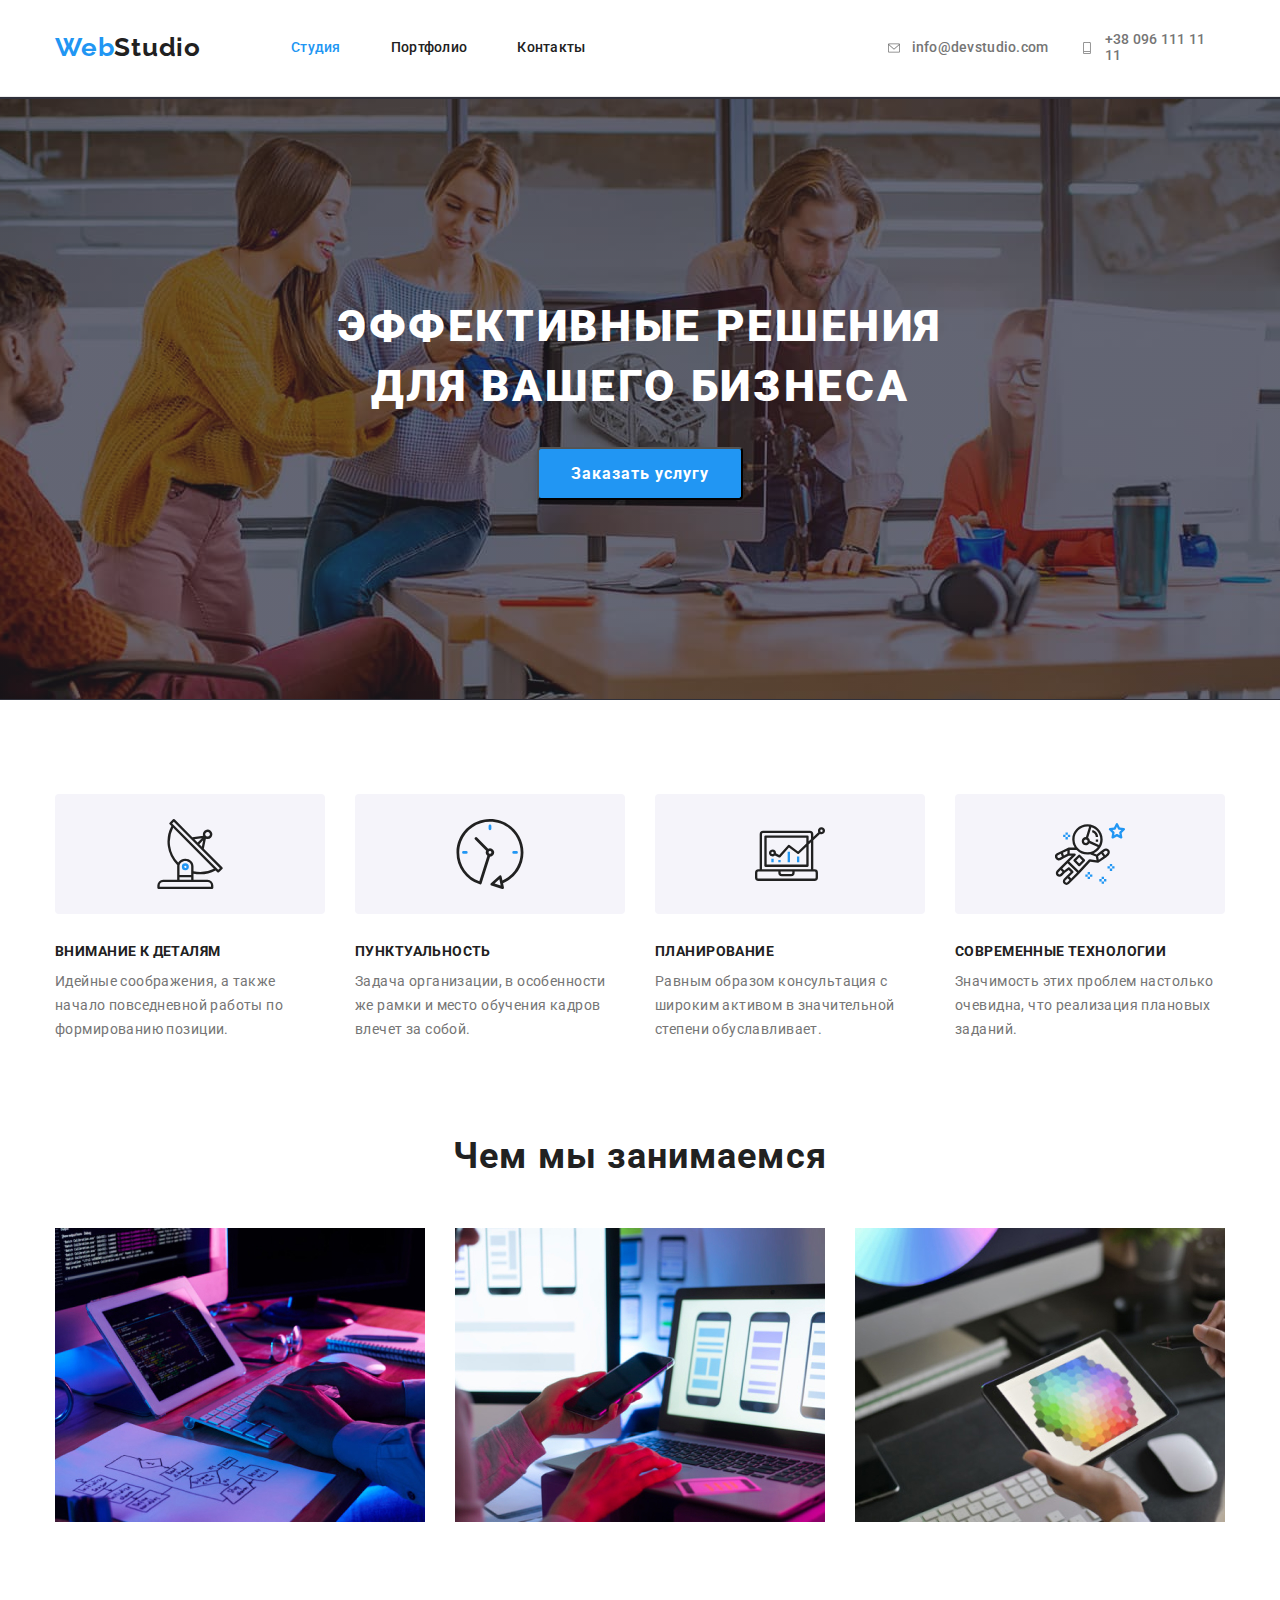
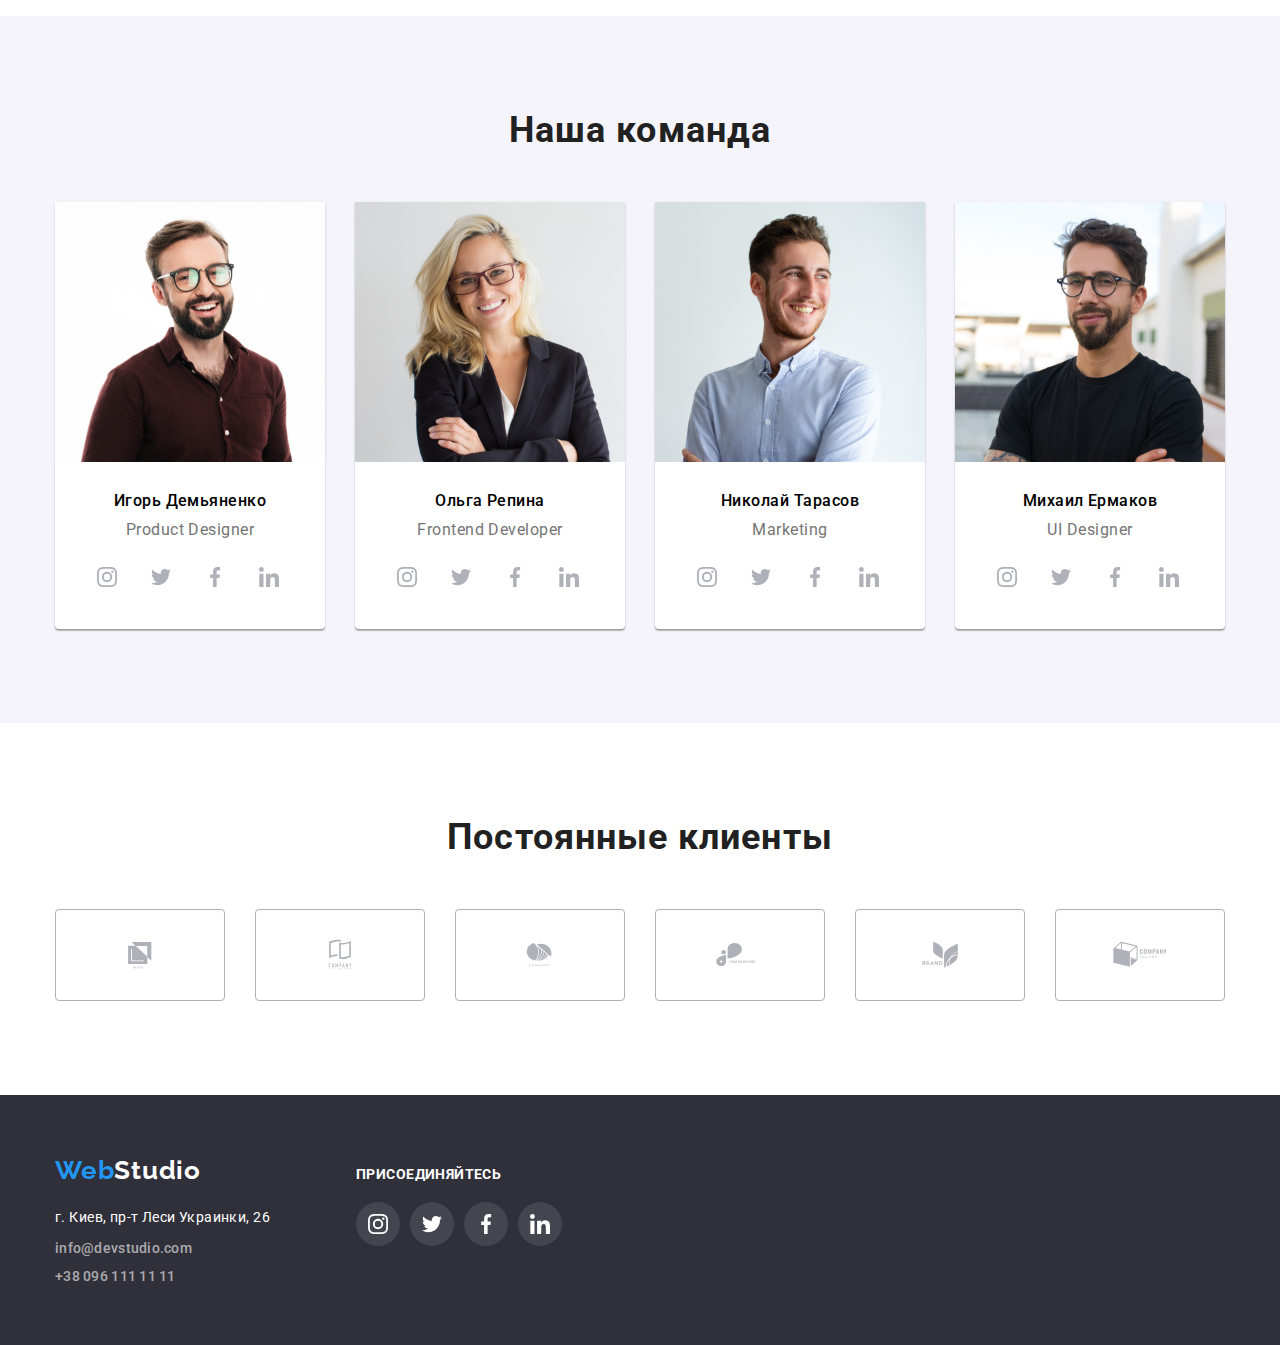
<file: index.html>
<!DOCTYPE html>
<html lang="ru">
<head>
    <meta charset="UTF-8">
    <meta http-equiv="X-UA-Compatible" content="IE=edge">
    <meta name="viewport" content="width=device-width, initial-scale=1.0">
    <title>WebStudio</title>
    <link rel="preconnect" href="https://fonts.googleapis.com">
    <link rel="preconnect" href="https://fonts.gstatic.com" crossorigin>
    <link href="https://fonts.googleapis.com/css2?family=Raleway:wght@700&family=Roboto:wght@400;500;700;900&display=swap"
        rel="stylesheet">
    <link rel="stylesheet" href="https://cdnjs.cloudflare.com/ajax/libs/modern-normalize/1.1.0/modern-normalize.min.css">
    <link rel="stylesheet" href="./css/styles.css">

</head>
<body>
    
    <!--Шапка сайта-->

    <header class="header ">
        <div class="container main-nav">
        <nav class="header-nav main-nav ">
            <a class="logo" href="./index.html">Web<span class="logo-header">Studio</span></a>
                <ul class="header-list main-nav">
                    <li class="header-item"><a href="./index.html" class="header-link current" >Студия</a></li>
                    <li class="header-item"><a href="./portfolio.html" class="header-link" >Портфолио</a></li>
                    <li class="header-item"><a href="" class="header-link" >Контакты</a></li>
                </ul>
        </nav>
        <ul class="header-info main-nav">
            <li class="header-item-info">
               <a class="header-info-link" href="mailto:info@devstudio.com">
                    <svg class="header-icon" width="16" height="12">
                        <use href="./images/icons.svg/icon.svg#icon-mail"></use>
                    </svg> info@devstudio.com
                </a>
            </li>
            
            <li class="header-item-info">
                <a class="header-info-link" href="tel:+380961111111" > 
                    <svg class="header-icon" width="16" height="12">
                        <use href="./images/icons.svg/icon.svg#icon-telephone"></use>
                    </svg>+38 096 111 11 11
                </a>
            </li>
        </ul>
        </div>
    </header>

    <main>
    
    <!--Секция герой-->

    <section class="hero">
        <div class="container">
        <h1 class="hero-title">Эффективные решения для вашего бизнеса</h1>
            <button class="button-hero-link" type="button"> Заказать услугу</button>
        </div>
        </section>
    
    <!--Описание преимуществ-->

    <section class="benefits">
        <div class="container">
        <h2 class="benefits-h2">Наши преимущества</h2>
        <ul class="benefits-list">
            <li class="benefits-item">
                <div class="benefits-icons">
                    <svg class="benefits-icon" width="70" height="70">
                        <use href="./images/icons.svg/icon.svg#icon-antenna-icon"></use>
                    </svg>
                </div>
                <h3 class="benefits-title">Внимание к деталям</h3>
                    <p class="benefits-text">Идейные соображения, а также начало повседневной работы по формированию позиции.</p>
            </li>
            <li class="benefits-item">
                <div class="benefits-icons">
                    <svg class="benefits-icon" width="70" height="70">
                        <use href="./images/icons.svg/icon.svg#icon-clock-icon"></use>
                    </svg>
                </div>
                <h3 class="benefits-title">Пунктуальность</h3>
                    <p class="benefits-text">Задача организации, в особенности же рамки и место обучения кадров влечет за собой.</p>
            </li>
            <li class="benefits-item">
                <div class="benefits-icons">
                    <svg class="benefits-icon" width="70" height="70">
                        <use href="./images/icons.svg/icon.svg#icon-diagram-icon"></use>
                    </svg>
                </div>
                <h3 class="benefits-title">Планирование</h3>
                    <p class="benefits-text">Равным образом консультация с широким активом в значительной степени обуславливает.</p>
            </li>
            <li class="benefits-item">
                <div class="benefits-icons">
                    <svg class="benefits-icon" width="70" height="70">
                        <use href="./images/icons.svg/icon.svg#icon-astronaut-icon"></use>
                    </svg>
                </div>
                <h3 class="benefits-title">Современные технологии</h3>
                    <p class="benefits-text">Значимость этих проблем настолько очевидна, что реализация плановых заданий.</p>
            </li>
        </ul>
        </div>
    </section>
    
    <!--Чем мы занимаемся-->

    <section class="activity">
        <div class="container">
        <h2 class="activity-title">Чем мы занимаемся</h2>
            <ul class="activity-list">
                <li class="activity-item"><img src="./images/what_we_do1.jpg" alt="работа с ПК" width="370"></li>
                <li class="activity-item"><img src="./images/what_we_do2.jpg" alt="работа с смартфоном" width="370"></li>
                <li class="activity-item"><img src="./images/what_we_do3.jpg" alt="работа с планщетом" width="370"></li>
            </ul>
            </div>
    </section>

    <!--Наша команда-->

    <section class="team">
        <div class="container">
        <h2 class="team-section-title">Наша команда</h2>
        <ul class="team-list">
            <li class="team-item">
                <img class="team-img" src="images/team1.jpg" alt="Первый участник команды" width="270">
                    <div class="team-content">  
                        <h3 class="team-title">Игорь Демьяненко</h3>
                            <p class="team-text">Product Designer</p>
                                <ul class="social-media-team">
                                    <li class="social-media-item">
                                        <a href="" class="social-media-link">
                                            <svg class="social-media-icon" width="20" height="20">
                                                <use href="./images/icons.svg/icon.svg#icon-instagram"></use>
                                            </svg>
                                        </a>
                                    </li>
                                    <li class="social-media-item">
                                        <a class="social-media-link" href="">
                                            <svg class="social-media-icon" width="20" height="20">
                                                <use href="./images/icons.svg/icon.svg#icon-twitter"></use>
                                            </svg>
                                        </a>
                                    </li>
                                    <li class="social-media-item">
                                        <a class="social-media-link" href="">
                                            <svg class="social-media-icon" width="20" height="20">
                                                <use href="./images/icons.svg/icon.svg#icon-facebook"></use>
                                            </svg>
                                        </a>
                                    </li>
                                    <li class="social-media-item">
                                        <a class="social-media-link" href="">
                                            <svg class="social-media-icon" width="20" height="20">
                                                <use href="./images/icons.svg/icon.svg#icon-linkedin"></use>
                                            </svg>
                                        </a>
                                    </li>
                                </ul>
                    </div>
            </li>
            <li class="team-item">
                <img class="team-img" src="images/team2.jpg" alt="Второй участник команды" width="270">
                    <div class="team-content">
                        <h3 class="team-title">Ольга Репина</h3>
                            <p class="team-text">Frontend Developer</p>
                                <ul class="social-media-team">
                                    <li class="social-media-item">
                                        <a href="" class="social-media-link">
                                            <svg class="social-media-icon" width="20" height="20">
                                                <use href="./images/icons.svg/icon.svg#icon-instagram"></use>
                                            </svg>
                                        </a>
                                    </li>
                                    <li class="social-media-item">
                                        <a class="social-media-link" href="">
                                            <svg class="social-media-icon" width="20" height="20">
                                                <use href="./images/icons.svg/icon.svg#icon-twitter"></use>
                                            </svg>
                                        </a>
                                    </li>
                                    <li class="social-media-item">
                                        <a class="social-media-link" href="">
                                            <svg class="social-media-icon" width="20" height="20">
                                                <use href="./images/icons.svg/icon.svg#icon-facebook"></use>
                                            </svg>
                                        </a>
                                    </li>
                                    <li class="social-media-item">
                                        <a class="social-media-link" href="">
                                            <svg class="social-media-icon" width="20" height="20">
                                                <use href="./images/icons.svg/icon.svg#icon-linkedin"></use>
                                            </svg>
                                        </a>
                                    </li>
                                </ul>
                    </div>
            </li>
            <li class="team-item">
                <img class="team-img" src="images/team3.jpg" alt="Третий участник команды" width="270">
                    <div class="team-content">
                        <h3 class="team-title">Николай Тарасов</h3>
                            <p class="team-text">Marketing</p>
                                <ul class="social-media-team">
                                    <li class="social-media-item">
                                        <a href="" class="social-media-link">
                                            <svg class="social-media-icon" width="20" height="20">
                                                <use href="./images/icons.svg/icon.svg#icon-instagram"></use>
                                            </svg>
                                        </a>
                                    </li>
                                    <li class="social-media-item">
                                        <a class="social-media-link" href="">
                                            <svg class="social-media-icon" width="20" height="20">
                                                <use href="./images/icons.svg/icon.svg#icon-twitter"></use>
                                            </svg>
                                        </a>
                                    </li>
                                    <li class="social-media-item">
                                        <a class="social-media-link" href="">
                                            <svg class="social-media-icon" width="20" height="20">
                                                <use href="./images/icons.svg/icon.svg#icon-facebook"></use>
                                            </svg>
                                        </a>
                                    </li>
                                    <li class="social-media-item">
                                        <a class="social-media-link" href="">
                                            <svg class="social-media-icon" width="20" height="20">
                                                <use href="./images/icons.svg/icon.svg#icon-linkedin"></use>
                                            </svg>
                                        </a>
                                    </li>
                                </ul>
                    </div>
            </li>
            <li class="team-item">
                <img class="team-img" src="images/team4.jpg" alt="Четвертый участник команды" width="270">
                    <div class="team-content">
                        <h3 class="team-title">Михаил Ермаков</h3>
                            <p class="team-text">UI Designer</p>
                                <ul class="social-media-team">
                                    <li class="social-media-item">
                                        <a href="" class="social-media-link">
                                            <svg class="social-media-icon" width="20" height="20">
                                                <use href="./images/icons.svg/icon.svg#icon-instagram"></use>
                                            </svg>
                                        </a>
                                    </li>
                                    <li class="social-media-item">
                                        <a class="social-media-link" href="">
                                            <svg class="social-media-icon" width="20" height="20">
                                                <use href="./images/icons.svg/icon.svg#icon-twitter"></use>
                                            </svg>
                                        </a>
                                    </li>
                                    <li class="social-media-item">
                                        <a class="social-media-link" href="">
                                            <svg class="social-media-icon" width="20" height="20">
                                                <use href="./images/icons.svg/icon.svg#icon-facebook"></use>
                                            </svg>
                                        </a>
                                    </li>
                                    <li class="social-media-item">
                                        <a class="social-media-link" href="">
                                            <svg class="social-media-icon" width="20" height="20">
                                                <use href="./images/icons.svg/icon.svg#icon-linkedin"></use>
                                            </svg>
                                        </a>
                                    </li>
                                </ul>
                    </div>
            </li>
        </ul>
        </div>
    </section>

    <!--Пoстоянные клиенты -->

    <section class="clients">
        <div class="container">
            <h2 class="clients-title">Постоянные клиенты</h2>
                <ul class="clients-list">
                    <li class="clients-item">
                        <a href="" class="clients-link">
                            <svg class="social-media-icon" width="106" height="60">
                                <use href="./images/icons.svg/icon.svg#icon-clients-logo-1"></use>
                            </svg>
                        </a>
                    </li>
                    <li class="clients-item">
                        <a href="" class="clients-link">
                            <svg class="social-media-icon" width="106" height="60">
                                <use href="./images/icons.svg/icon.svg#icon-clients-logo-2"></use>
                            </svg>
                        </a>
                    </li>
                    <li class="clients-item">
                        <a href="" class="clients-link">
                            <svg class="social-media-icon" width="106" height="60">
                                <use href="./images/icons.svg/icon.svg#icon-clients-logo-3"></use>
                            </svg>
                        </a>
                    </li>
                    <li class="clients-item">
                        <a href="" class="clients-link">
                            <svg class="social-media-icon" width="106" height="60">
                                <use href="./images/icons.svg/icon.svg#icon-clients-logo-4"></use>
                            </svg>
                        </a>
                    </li>
                    <li class="clients-item">
                        <a href="" class="clients-link">
                            <svg class="social-media-icon" width="106" height="60">
                                <use href="./images/icons.svg/icon.svg#icon-clients-logo-5"></use>
                            </svg>
                        </a>
                    </li>
                    <li class="clients-item">
                        <a href="" class="clients-link">
                            <svg class="social-media-icon" width="106" height="60">
                                <use href="./images/icons.svg/icon.svg#icon-clients-logo-6"></use>
                            </svg>
                        </a>
                    </li>
                </ul>

        </div>
    </section>

    </main>

    <!--Подвал сайта-->

    <footer class="footer">
        <div class="container footer-container">
            <div class="footer-nav">
                <a class="logo" href="./index.html"> Web<span class="logo-footer">Studio</span></a>
                <address class="footer-address">г. Киев, пр-т Леси Украинки, 26</address>
                <ul class="footer-info">
                    <li class="footer-info-item">
                        <a class="footer-link" href="mailto:info@devstudio.com">info@devstudio.com</a></li>
                    <li class="footer-info-item">
                        <a class="footer-link" href="tel:+380961111111">+38 096 111 11 11</a></li>
                </ul>
            </div>
            <div class="footer-social-container info">
                <h3 class="footer-social-title">присоединяйтесь</h3>
                    <ul class="social-media-team">
                        <li class="social-media-item">
                            <a href="" class="footer-social-media">
                                <svg class="social-media-icon" width="20" height="20">
                                    <use href="./images/icons.svg/icon.svg#icon-instagram"></use>
                                </svg>
                            </a>
                        </li>
                        <li class="social-media-item">
                            <a class="footer-social-media" href="">
                                <svg class="social-media-icon" width="20" height="20">
                                    <use href="./images/icons.svg/icon.svg#icon-twitter"></use>
                                </svg>
                            </a>
                        </li>
                        <li class="social-media-item">
                            <a class="footer-social-media" href="">
                                <svg class="social-media-icon" width="20" height="20">
                                    <use href="./images/icons.svg/icon.svg#icon-facebook"></use>
                                </svg>
                            </a>
                        </li>
                        <li class="social-media-item">
                            <a class="footer-social-media" href="">
                                <svg class="social-media-icon" width="20" height="20">
                                    <use href="./images/icons.svg/icon.svg#icon-linkedin"></use>
                                </svg>
                            </a>
                        </li>
                    </ul>
            </div>
        </div>
    </footer>
    
</body>
</html>
</file>
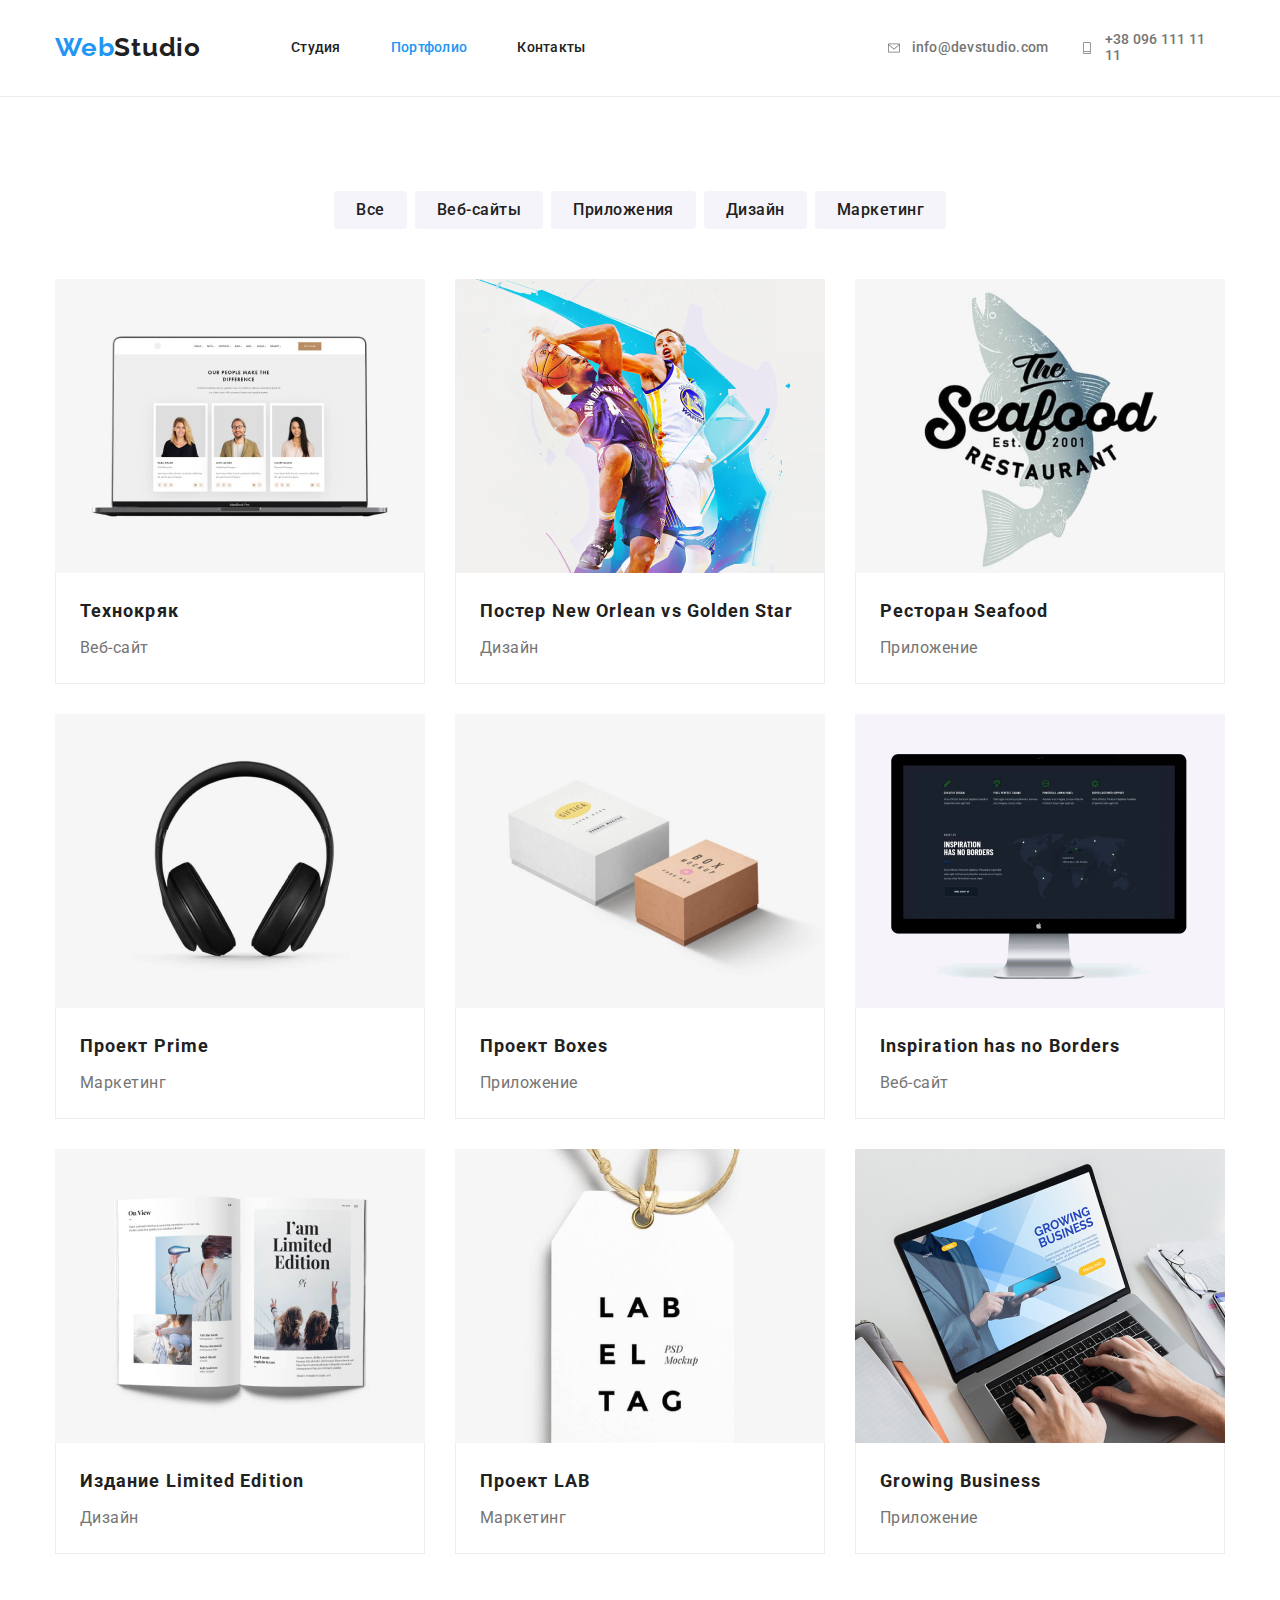
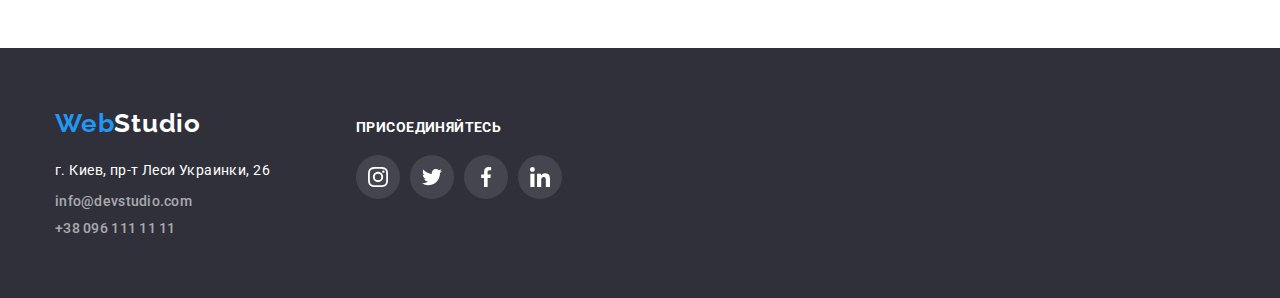
<file: portfolio.html>
<!DOCTYPE html>
<html lang="ru">

<head>
    <meta charset="UTF-8">
    <meta http-equiv="X-UA-Compatible" content="IE=edge">
    <meta name="viewport" content="width=device-width, initial-scale=1.0">
    <title>Partfolio</title>
    <link rel="preconnect" href="https://fonts.googleapis.com">
    <link rel="preconnect" href="https://fonts.gstatic.com" crossorigin>
    <link href="https://fonts.googleapis.com/css2?family=Raleway:wght@700&family=Roboto:wght@400;500;700;900&display=swap"
        rel="stylesheet">
    <link rel="stylesheet" href="https://cdnjs.cloudflare.com/ajax/libs/modern-normalize/1.1.0/modern-normalize.min.css">
    <link rel="stylesheet" href="./css/styles.css">
</head>
<body>

    <!--Шапка сайта-->

<header class="header ">
    <div class="container main-nav">
        <nav class="header-nav main-nav ">
            <a class="logo" href="./index.html">Web<span class="logo-header">Studio</span></a>
            <ul class="header-list main-nav">
                <li class="header-item"><a href="./index.html" class="header-link ">Студия</a></li>
                <li class="header-item"><a href="./portfolio.html" class="header-link current">Портфолио</a></li>
                <li class="header-item"><a href="" class="header-link">Контакты</a></li>
            </ul>
        </nav>
        <ul class="header-info main-nav">
            <li class="header-item-info">
                <a class="header-info-link" href="mailto:info@devstudio.com">
                    <svg class="header-icon" width="16" height="12">
                        <use href="./images/icons.svg/icon.svg#icon-mail"></use>
                    </svg> info@devstudio.com
                </a>
            </li>

            <li class="header-item-info">
                <a class="header-info-link" href="tel:+380961111111">
                    <svg class="header-icon" width="16" height="12">
                        <use href="./images/icons.svg/icon.svg#icon-telephone"></use>
                    </svg>+38 096 111 11 11
                </a>
            </li>
        </ul>
    </div>
</header>

    <!--Секция герой-->
<main>

    <section class="portfolio-hero">
        <div class="container">
            <h1 class="portfolio-hero-h1">Партфолио</h1>
                <ul class="portfolio-hero-batton ">
                    <li class="portfolio-hero-link"> <button class="button-hero " type="button">Все</button> </li>
                    <li class="portfolio-hero-link"> <button class="button-hero " type="button">Веб-сайты</button> </li>
                    <li class="portfolio-hero-link"> <button class="button-hero " type="button">Приложения</button> </li>
                    <li class="portfolio-hero-link"> <button class="button-hero" type="button">Дизайн</button></li>
                    <li class="portfolio-hero-link"> <button class="button-hero" type="button">Маркетинг</button> </li>
                </ul>
                <ul class="portfolio-hero-list">
                    <li class="portfolio-hero-item"> 
                    <a class="portfolio-hero-link" href="">
                        <img class="portfolio-hero-img" src="./images/foto1.jpg" alt="проэкт1" width="370" >
                            <div class="portfolio-hero-content">
                                <h2 class="portfolio-hero-title">Технокряк</h2>
                                    <p class="portfolio-hero-subtitle">Веб-сайт</p>
                            </div>
                    </a> 
                    </li>
                    <li class="portfolio-hero-item">
                    <a class="portfolio-hero-link" href="">
                        <img class="portfolio-hero-img" src="./images/foto2.jpg" alt="проэкт2" width="370">
                            <div class="portfolio-hero-content">
                                <h2 class="portfolio-hero-title">Постер New Orlean vs Golden Star</h2>
                                    <p class="portfolio-hero-subtitle">Дизайн</p>
                            </div>
                    </a>
                    </li>
                    <li class="portfolio-hero-item">
                    <a class="portfolio-hero-link" href="">
                        <img class="portfolio-hero-img" src="./images/foto3.jpg" alt="проэкт3" width="370">
                            <div class="portfolio-hero-content">
                                <h2 class="portfolio-hero-title">Ресторан Seafood</h2>
                                    <p class="portfolio-hero-subtitle">Приложение</p>
                            </div>
                    </a>
                    </li>
                    <li class="portfolio-hero-item">
                    <a class="portfolio-hero-link" href="">
                        <img class="portfolio-hero-img" src="./images/foto4.jpg" alt="проэкт4" width="370">
                            <div class="portfolio-hero-content">
                                <h2 class="portfolio-hero-title">Проект Prime</h2>
                                    <p class="portfolio-hero-subtitle">Маркетинг</p>
                            </div>
                    </a>
                    </li>
                    <li class="portfolio-hero-item">
                    <a class="portfolio-hero-link" href="">
                        <img class="portfolio-hero-img" src="./images/foto5.jpg" alt="проэкт5" width="370">
                            <div class="portfolio-hero-content">
                                <h2 class="portfolio-hero-title">Проект Boxes</h2>
                                    <p class="portfolio-hero-subtitle">Приложение</p>
                            </div>
                    </a>
                    </li>
                    <li class="portfolio-hero-item">
                    <a class="portfolio-hero-link" href="">
                        <img class="portfolio-hero-img" src="./images/foto6.jpg" alt="проэкт6" width="370">
                            <div class="portfolio-hero-content">
                                <h2 class="portfolio-hero-title">Inspiration has no Borders</h2>
                                    <p class="portfolio-hero-subtitle">Веб-сайт</p>
                            </div>
                    </a>
                    </li>
                    <li class="portfolio-hero-item">
                    <a class="portfolio-hero-link" href="">
                        <img class="portfolio-hero-img" src="./images/foto7.jpg" alt="проэкт7" width="370">
                            <div class="portfolio-hero-content">
                                <h2 class="portfolio-hero-title">Издание Limited Edition</h2>
                                    <p class="portfolio-hero-subtitle">Дизайн</p>
                            </div>
                    </a>
                    </li>
                    <li class="portfolio-hero-item">
                    <a class="portfolio-hero-link" href="">
                        <img class="portfolio-hero-img" src="./images/foto8.jpg" alt="проэкт8" width="370">
                            <div class="portfolio-hero-content">
                                <h2 class="portfolio-hero-title">Проект LAB</h2>
                                    <p class="portfolio-hero-subtitle">Маркетинг</p>
                            </div>
                    </a>
                    </li>
                    <li class="portfolio-hero-item">
                    <a class="portfolio-hero-link" href="">
                        <img class="portfolio-hero-img" src="./images/foto9.jpg" alt="проэкт9" width="370">
                            <div class="portfolio-hero-content">
                                <h2 class="portfolio-hero-title">Growing Business</h2>
                                    <p class="portfolio-hero-subtitle">Приложение</p>
                            </div>
                    </a>
                    </li>
                </ul>
        </div>
    </section>

</main>

    <!--Подвал сайта-->

    <footer class="footer">
        <div class="container footer-container">
            <div class="footer-nav">
                <a class="logo" href="./index.html"> Web<span class="logo-footer">Studio</span></a>
                <address class="footer-address">г. Киев, пр-т Леси Украинки, 26</address>
                <ul class="footer-info">
                    <li class="footer-info-item">
                        <a class="footer-link" href="mailto:info@devstudio.com">info@devstudio.com</a>
                    </li>
                    <li class="footer-info-item">
                        <a class="footer-link" href="tel:+380961111111">+38 096 111 11 11</a>
                    </li>
                </ul>
            </div>
            <div class="footer-social-container info">
                <h3 class="footer-social-title">присоединяйтесь</h3>
                <ul class="social-media-team">
                    <li class="social-media-item">
                        <a href="" class="footer-social-media">
                            <svg class="social-media-icon" width="20" height="20">
                                <use href="./images/icons.svg/icon.svg#icon-instagram"></use>
                            </svg>
                        </a>
                    </li>
                    <li class="social-media-item">
                        <a class="footer-social-media" href="">
                            <svg class="social-media-icon" width="20" height="20">
                                <use href="./images/icons.svg/icon.svg#icon-twitter"></use>
                            </svg>
                        </a>
                    </li>
                    <li class="social-media-item">
                        <a class="footer-social-media" href="">
                            <svg class="social-media-icon" width="20" height="20">
                                <use href="./images/icons.svg/icon.svg#icon-facebook"></use>
                            </svg>
                        </a>
                    </li>
                    <li class="social-media-item">
                        <a class="footer-social-media" href="">
                            <svg class="social-media-icon" width="20" height="20">
                                <use href="./images/icons.svg/icon.svg#icon-linkedin"></use>
                            </svg>
                        </a>
                    </li>
                </ul>
            </div>
        </div>
    </footer>
</body>

</html>
</file>
<file: css/styles.css>
:root{
    --primary-text-color:#212121;
    --secondary-test-color:#757575;
    --hero-text-color:#FFFFFF;
    --active-color-change:#2196F3;
    --secondary-color-background:#2F303A;
    --background-color: #E5E5E5;
    --background-color-team:#F5F4FA ;
}
body{
    font-family:'Roboto'; 
}
ul{
    list-style:none;
    padding: 0;
    margin: 0;
}
a{
    text-decoration: none;
}
img{
    display: block;
}
.container{
    width: 1200px;
    padding-left: 15px;
    padding-right: 15px;
    margin-left: auto;
    margin-right: auto;
    /* outline:2px solid   #2196F3; */
 }
 h1,h2,h3,h4,h5,h6,p{
    padding: 0;
    margin: 0;
 }   

/*------------------------ Логотип ------------------------- */

.logo{

color:var(--active-color-change);
font-family:'Raleway';
text-decoration: none;
font-weight: 700;
font-size: 26px;
line-height: 1.19;
letter-spacing: 0.03em;
}

.logo-header{
    color:var(--primary-text-color);
}

.logo-footer{
    color: var(--hero-text-color)
}
 
/*--------------------------- Header ------------------------ */

.header{ 

    background-color: var(--hero-text-color);
    border-bottom: 1px solid #ECECEC;
}
.main-nav{
    display: flex;
    align-items:center;
}

.header-item+.header-item{
    margin-left: 50px; 
}

.header-link:hover,
.header-link:focus{
    color: var(--active-color-change);
}

.header-link.current{
    color: var(--active-color-change);
}

.header-link{
    display: block;
    padding-top: 32px;
    padding-bottom: 32px; 

    font-weight: 500;
    font-size: 14px;
    line-height: 1.14;
    letter-spacing: 0.02em;
    color:var(--primary-text-color);
}

.header-info-link:hover,
.header-info-link:focus{
    color: var(--active-color-change);
    fill: var(--active-color-change);
}
.header-list{
    margin-left: 90px;
}
.header-info{
    margin-left: 300px;
    display: flex;
    align-items: center;
}

.header-info-link {

    display: flex;
    align-items:center;
    padding-top: 32px;
    padding-bottom: 32px;

    font-weight: 500;
    font-size: 14px;
    line-height: 1.14;
    letter-spacing: 0.02em;
    color:var(--secondary-test-color);
    fill: var(--secondary-test-color);

}
.header-item-info+.header-item-info{
    margin-left: 30px;
}

.header-icon{
    margin-right: 10px;
}
/*--------------------------- Hero ------------------------- */

.hero{
    text-align: center;
    padding-top: 200px;
    padding-bottom: 200px;
    margin-right: auto;
    margin-left: auto;
    
    background-color:var(--secondary-color-background);
    background-image: linear-gradient(to right,
        rgba(47, 48, 58, 0.4),
        rgba(47, 48, 58, 0.4)),
    url(../images/hero-title.jpg);
    /* background-image: linear-gradient rgba(47, 48, 58, 0.4);
    background-image: url(../images/hero-title.jpg); */
    max-width: 1600px;
    background-repeat: no-repeat;
    min-height: 600px;
    background-position: center;

}

.hero-title{
    width: 696px;
    margin: 0 auto;
    margin-bottom: 30px;

    font-weight: 900;
    font-size: 44px;
    line-height: 1.36;
    letter-spacing: 0.06em;
    text-transform: uppercase;
    color: var(--hero-text-color);
}

.button-hero-link{
    min-width: 200px;
    padding: 10px 32px;
    border-radius: 4px;
    box-shadow: 0px 4px 4px rgba(0, 0, 0, 0.15);
    
    background-color:var(--active-color-change);
    color: var(--hero-text-color);
    font-family:inherit;
    font-weight: 700;
    font-size: 16px;
    line-height: 1.87;
    align-items: center;
    text-align: center;
    letter-spacing: 0.06em; 
} 

.button-hero-link:hover,
.button-hero-link:focus{
     
}

/*------------------------- benefits------------------------- */

.benefits{
    padding-top: 94px;
    padding-bottom: 94px;
}

.benefits-h2{
    display: none;
}

.benefits-list{
    display: flex;
}

.benefits-item{
    width: 270px;
}
.benefits-item+.benefits-item{
    margin-left: 30px;
}

.benefits-icons{
    width: 270px;
    height: 120px;
    margin-bottom: 30px;
    display: flex;
    justify-content: center;
    align-items: center;
    background-color: var(--background-color-team);
    border-radius: 4px;
}

.benefits-title{
margin-bottom: 10px;

font-weight: 700;
font-size: 14px;
line-height: 1.14;
letter-spacing: 0.03em;
text-transform: uppercase;
color: var(--primary-text-color);
}

.benefits-text{
    font-size: 14px;
    line-height: 1.71;
    letter-spacing: 0.03em;
    color: var(--secondary-test-color);
}

/*------------------------- activity -----------------------*/
.activity{
    padding-top: 0;
    padding-bottom: 94px;
}

.activity-list{
    display: flex;
}

.activity-item{
    width: 370px;
}

.activity-item+.activity-item{
    
    margin-left: 30px;
}

.activity-title{
    margin-bottom: 50px;
    margin-top: 0;
    font-weight: 700;
    font-size: 36px;
    line-height: 1.16;
    text-align: center;
    letter-spacing: 0.03em;
    color: var(--primary-text-color);
}

/*-------------------------- team -------------------------*/

.team{
    background-color:var(--background-color-team);
    padding-top: 94px;
    padding-bottom: 94px;
}

.team-section-title{
    margin-bottom: 50px;
    margin-top: 0;
    font-weight: 700;
    font-size: 36px;
    line-height: 1.16;
    text-align: center;
    letter-spacing: 0.03em;
    color: var(--primary-text-color);
}

.team-content{
    padding: 30px;
}

.team-list{
    display: flex;
}
.team-item{
    width: 270px;
    background: #FFFFFF;
    box-shadow: 0px 1px 3px rgba(0, 0, 0, 0.12),
    0px 1px 1px rgba(0, 0, 0, 0.14),
    0px 2px 1px rgba(0, 0, 0, 0.2);
    border-radius: 0px 0px 4px 4px;
}

.team-item+.team-item{
    margin-left: 30px;
}

.team-title{
    margin-bottom: 10px;
    margin-top: 0;
    font-weight: 500;
    font-size: 16px;
    line-height: 1.18;
    text-align: center;
    letter-spacing: 0.03em;
}

.team-text{
    margin-bottom: 16px;
    font-size: 16px;
    line-height: 1.18;
    text-align: center;
    letter-spacing: 0.03em;
    color: var(--secondary-test-color);
}

.social-media-team{
    display: flex;
}

.social-media-item+.social-media-item{
    margin-left: 10px;
}

.social-media-link{
    display: flex;
    justify-content: center;
    align-items: center;
    Width: 44px;
    Height: 44px;
    background-color: var(--hero-text-color);
    border-radius: 50%;
    fill: #AFB1B8;
}

.social-media-link:hover , .social-media-link:focus {
    background-color: var(--active-color-change);
    fill: var(--hero-text-color)
}

/* ------------------------Постоянные клиенты---------------- */

.clients{
    padding-top: 94px;
    padding-bottom: 94px;
}

.clients-title{
    margin-bottom: 50px;
    font-weight: 700;
    font-size: 36px;
    line-height: 1.16;
    text-align: center;
    letter-spacing: 0.03em;
    color: var(--primary-text-color);
}

.clients-list{
    display: flex;
    justify-content: center;
}

.clients-item+.clients-item{
    margin-left: 30px;
}

.clients-link{
    display: flex;
    justify-content: center;
    align-items: center;
    Width: 170px;
    Height: 92px;
    border: 1px solid #AFB1B8;
    box-sizing: border-box;
    border-radius: 4px;
    fill:#AFB1B8;
}

.clients-link:hover, 
.clients-link:focus{
    fill:var(--active-color-change);
    border-color: var(--active-color-change);
}

/*-------------------------- footer------------------------- */

.footer{
    
    padding-top: 60px;
    padding-bottom: 60px;
    background-color:var(--secondary-color-background);
}

.footer-address{
    margin-top: 20px;
    margin-bottom: 9px;

    font-family: 'Roboto';
    font-style: normal;
    font-size: 14px;
    line-height: 1.71;
    letter-spacing: 0.03em;
    color: var(--hero-text-color);
}

.footer-link {
    font-weight: 500;
    font-size: 14px;
    line-height: 1.14;
    letter-spacing: 0.02em;
    color:rgba(255, 255, 255, 0.6);
}

.footer-info-item+.footer-info-item{
    margin-top: 9px;
}

.footer-social-link{
    color: var(--hero-text-color);
    font-size: 14px;
    line-height: 16px;
    letter-spacing: 0.03em;
    text-transform: uppercase;
}

.footer-link:hover,
.footer-link:focus{
    color: #2196F3;
}
.footer-social-title{
    margin-bottom: 20px;
}

.footer-nav{
    min-width: 231px; 
    margin-right: 70px;
}

.footer-social-container{
    min-width: 206px;   
}

.footer-container{
    display: flex;
    align-items: baseline;
}

.footer-social-title{
    font-weight: 700;
    font-size: 14px;
    line-height: 16px;
    letter-spacing: 0.03em;
    text-transform: uppercase;
    color: var(--hero-text-color);
}

.footer-social-media{
    display: flex;
    justify-content: center;
    align-items: center;
    Width: 44px;
    Height: 44px;
    background-color: rgba(255, 255, 255, 0.1);
    border-radius: 50%;
    fill: var(--hero-text-color);
}

.footer-social-media:hover,
.footer-social-media:focus {
    background-color: var(--active-color-change);
    fill: var(--hero-text-color)
    }

/* ------------------------ porfolio ------------------------- */

.portfolio-hero-h1 {
    display: none;
}

/*------------------- portfolio-hero-button---------------- */

.button-hero{
    padding: 6px 22px;
    text-align: center;
    min-width: 73px;
    border-radius: 4px;
    border: none;

    background-color: var(--background-color-team);
    color: #212121;
    font-family: inherit;
    cursor: pointer;
    font-weight: 500;
    font-size: 16px;
    line-height: 1.62;
    letter-spacing: 0.03em;
 }

.portfolio-hero-batton {
    display: flex;
    justify-content: center;
}

.portfolio-hero-link+.portfolio-hero-link{
    margin-left: 8px;
}

 .portfolio-hero-batton{
     margin-top: 0;
     margin-bottom: 50px;
 }

.button-hero:hover,
.button-hero:focus {
    background-color: var(--active-color-change);
    color: var(--hero-text-color);
    box-shadow: 0px 3px 1px rgba(0, 0, 0, 0.1),
    0px 1px 2px rgba(0, 0, 0, 0.08),
    0px 2px 2px rgba(0, 0, 0, 0.12);
}

/* ---------------portfolio-hero-list --------------------- */

 .portfolio-hero-list{
     display: flex;
     flex-wrap: wrap;
 }

.portfolio-hero-item{
    width: 370px;
    margin-right: 30px;
    margin-bottom: 30px;
}

.portfolio-hero-item:nth-child(3n){
    margin-right: 0;
}

.portfolio-hero-item:nth-last-child(-n+3){
    margin-bottom: 0;
}

 .portfolio-hero-content{
    padding: 20px 24px;
    border-right:1px solid #EEEEEE;
    border-bottom:1px solid #EEEEEE;
    border-left: 1px solid #EEEEEE;

 }

.portfolio-hero-title{   
    margin-top: 0px;
    margin-bottom: 4px;       
}

.portfolio-hero-link{
    display: block;
}

 .portfolio-hero-link:focus, .portfolio-hero-link:hover{
    box-sizing: border-box;
    box-shadow: 0px 1px 1px rgba(0, 0, 0, 0.12),
    0px 4px 4px rgba(0, 0, 0, 0.06),
    1px 4px 6px rgba(0, 0, 0, 0.16);
 }

 .portfolio-hero{
    padding-top: 94px;
    padding-bottom: 94px;
 }

.portfolio-hero-title{
    font-weight: 700;
    font-size: 18px;
    line-height: 2.00;
    letter-spacing: 0.06em;
    color: var(--primary-text-color);
}

.portfolio-hero-subtitle{
    font-size: 16px;
    line-height: 1.88;
    letter-spacing: 0.03em;
    color: #757575;
}
</file>
